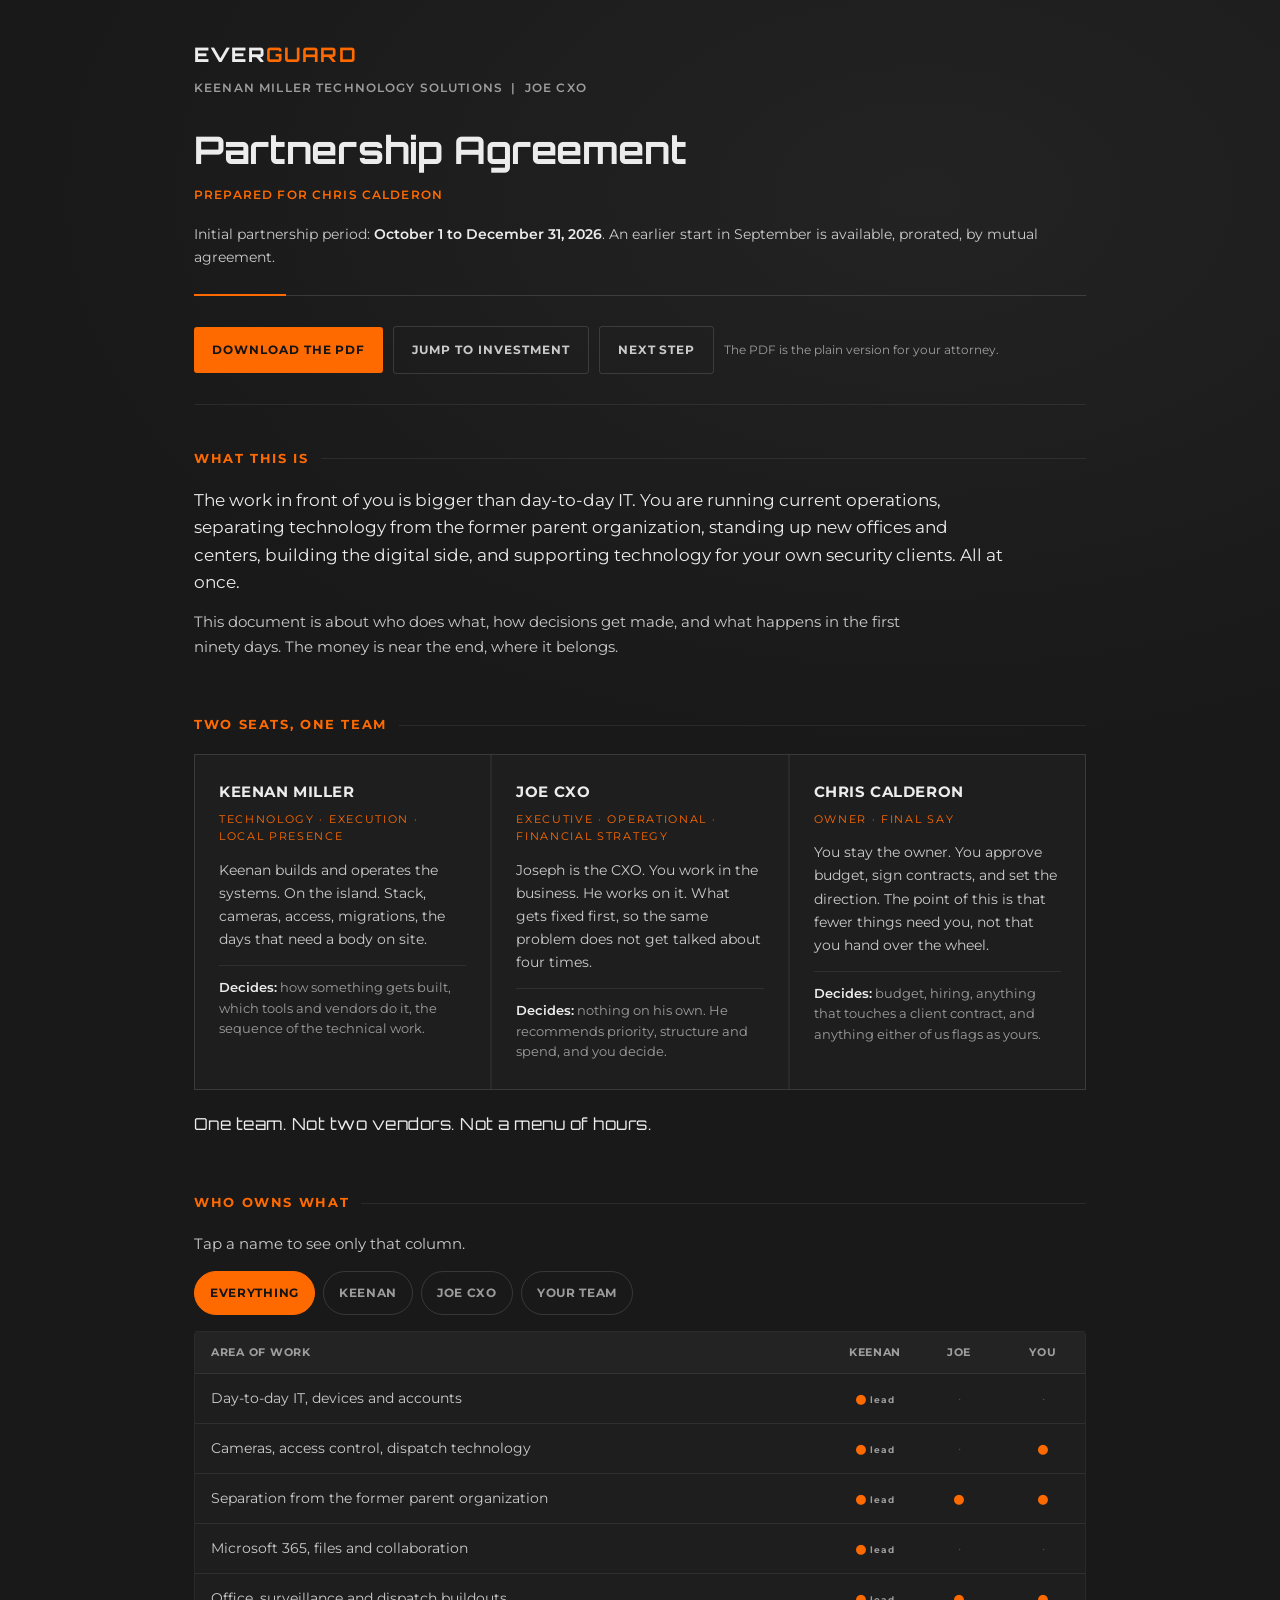
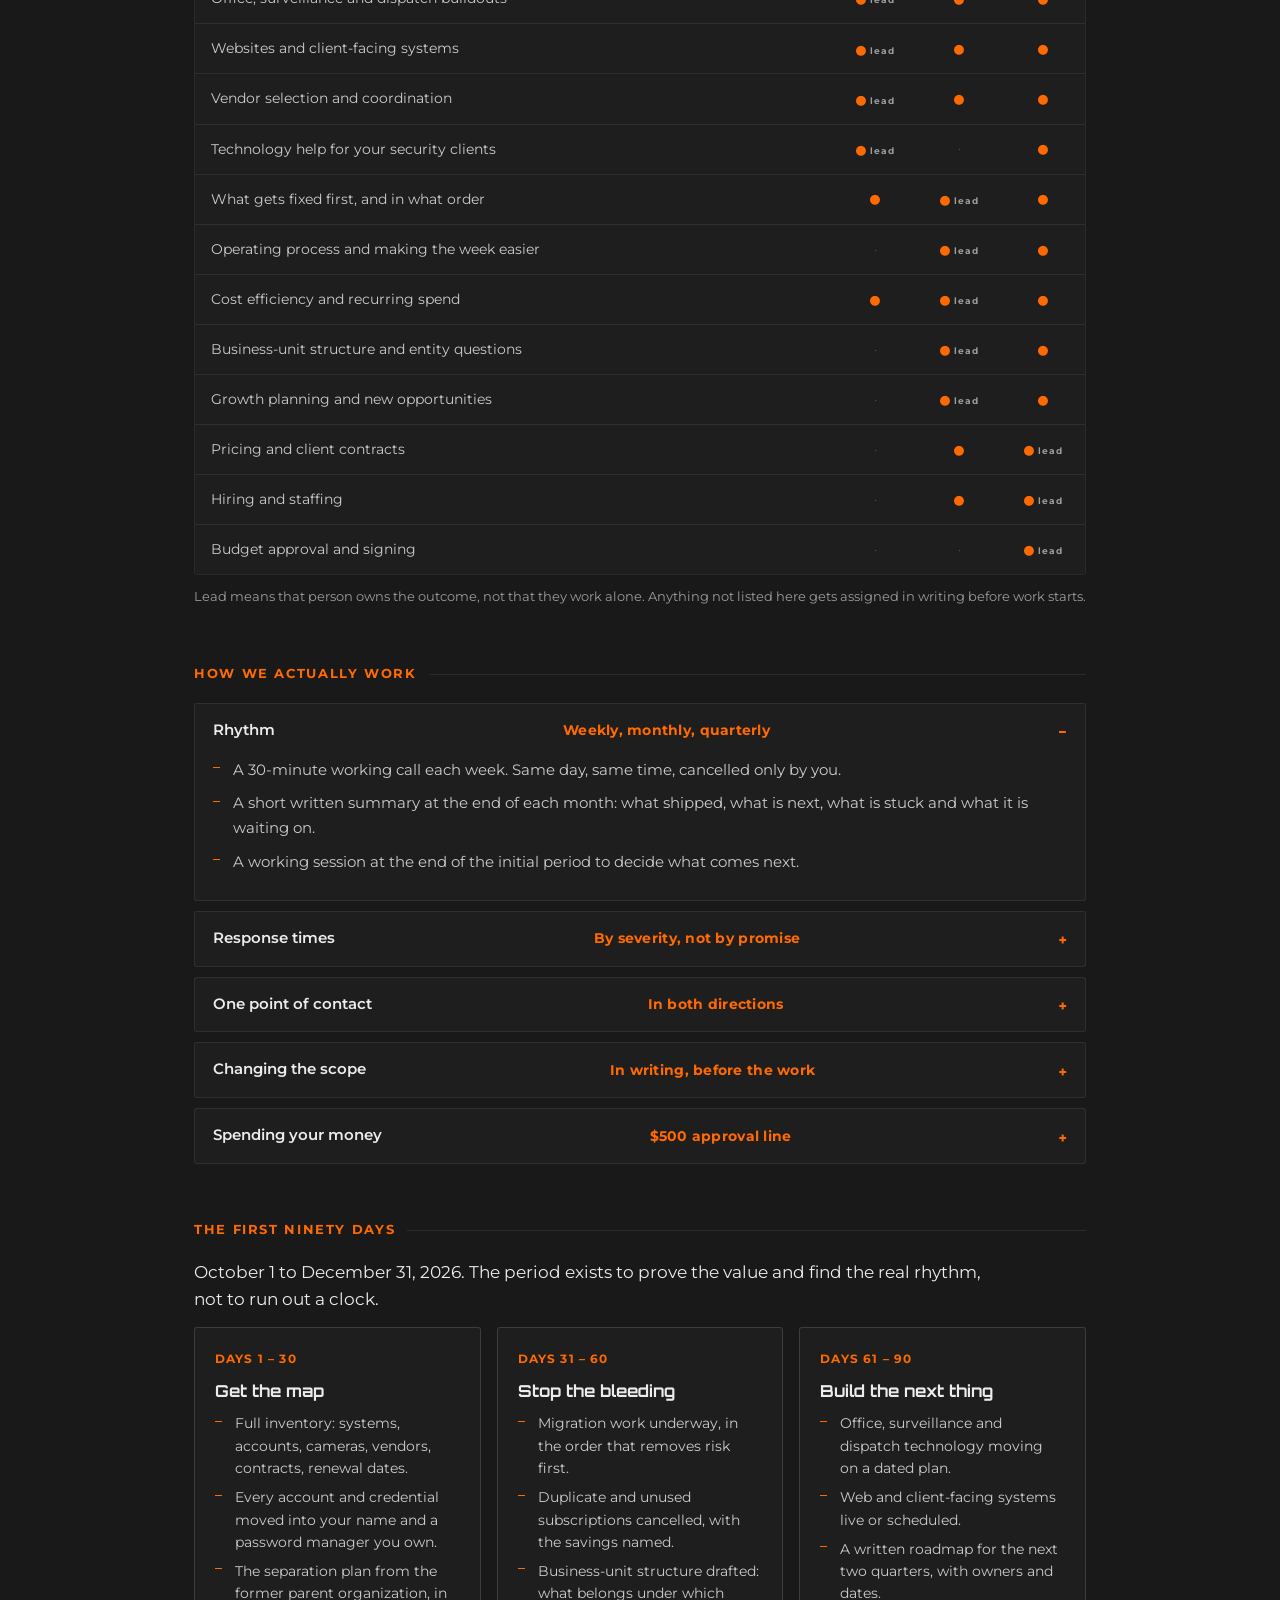
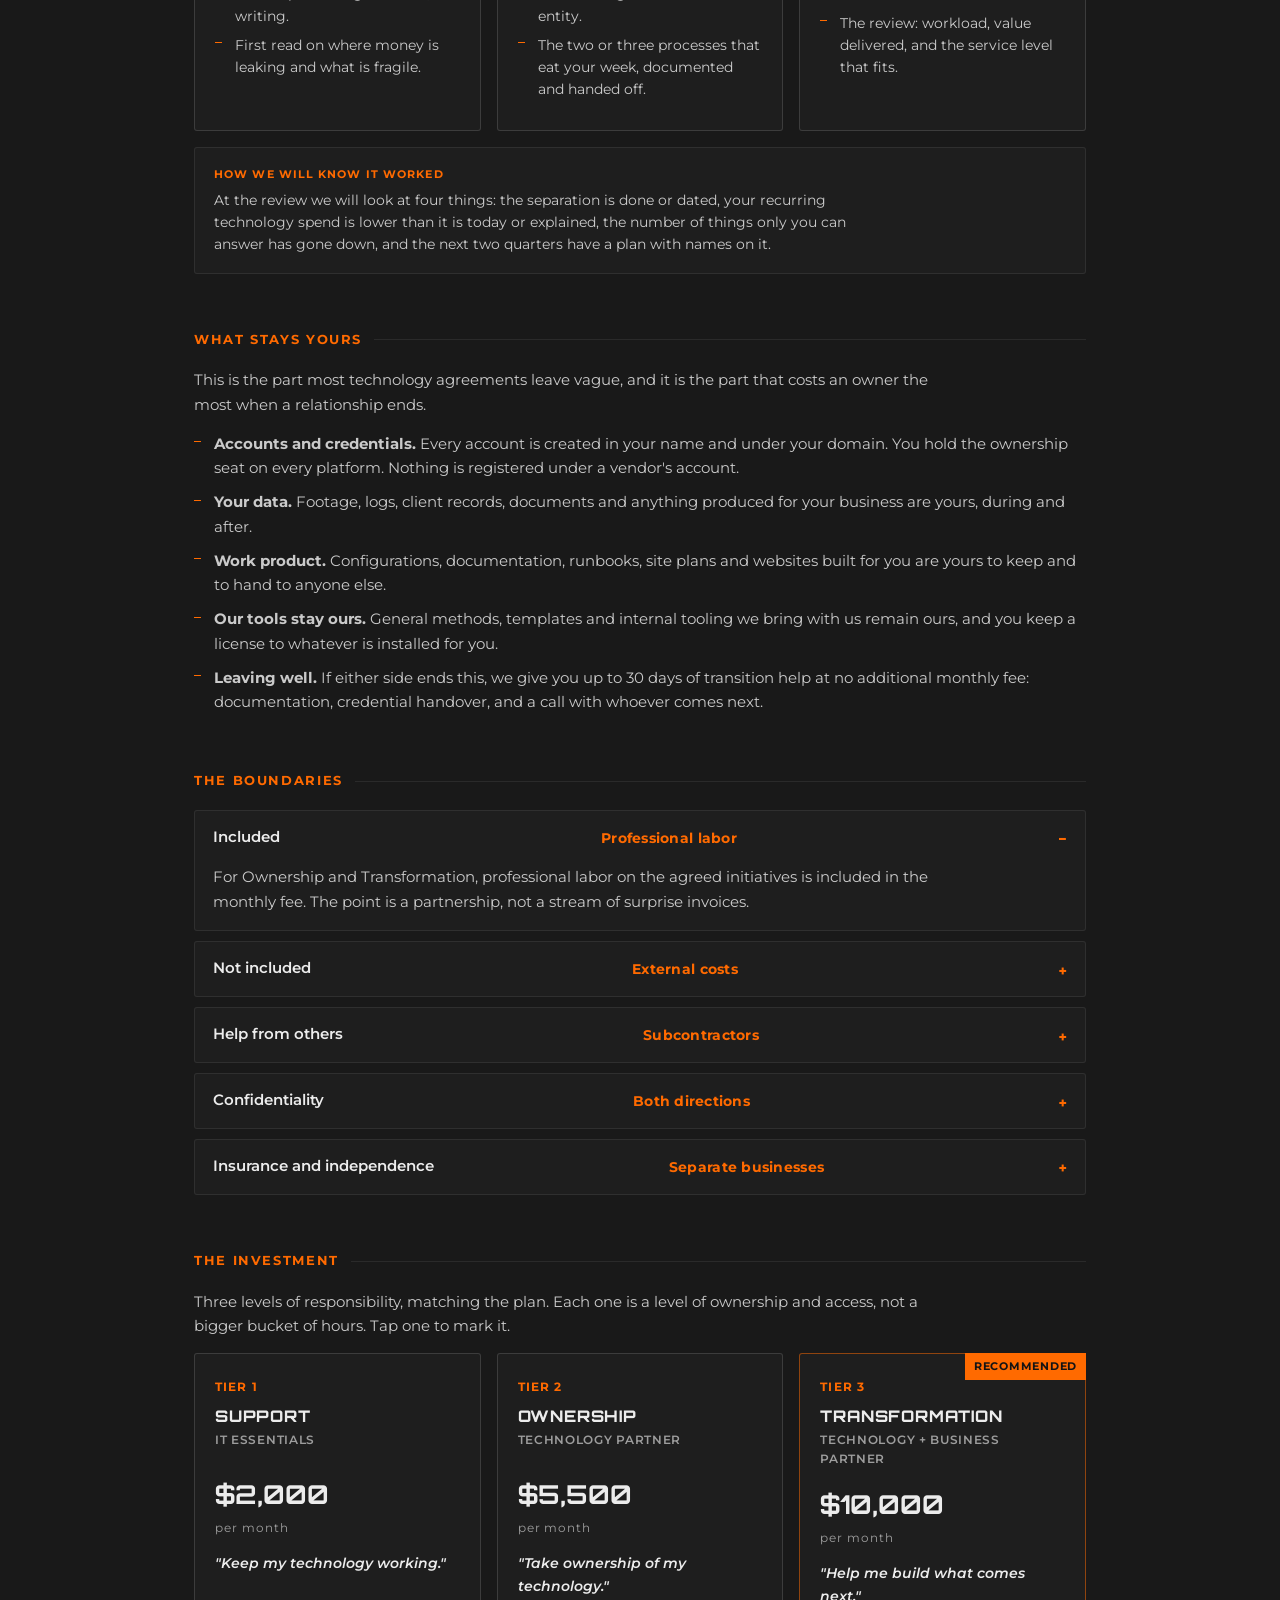
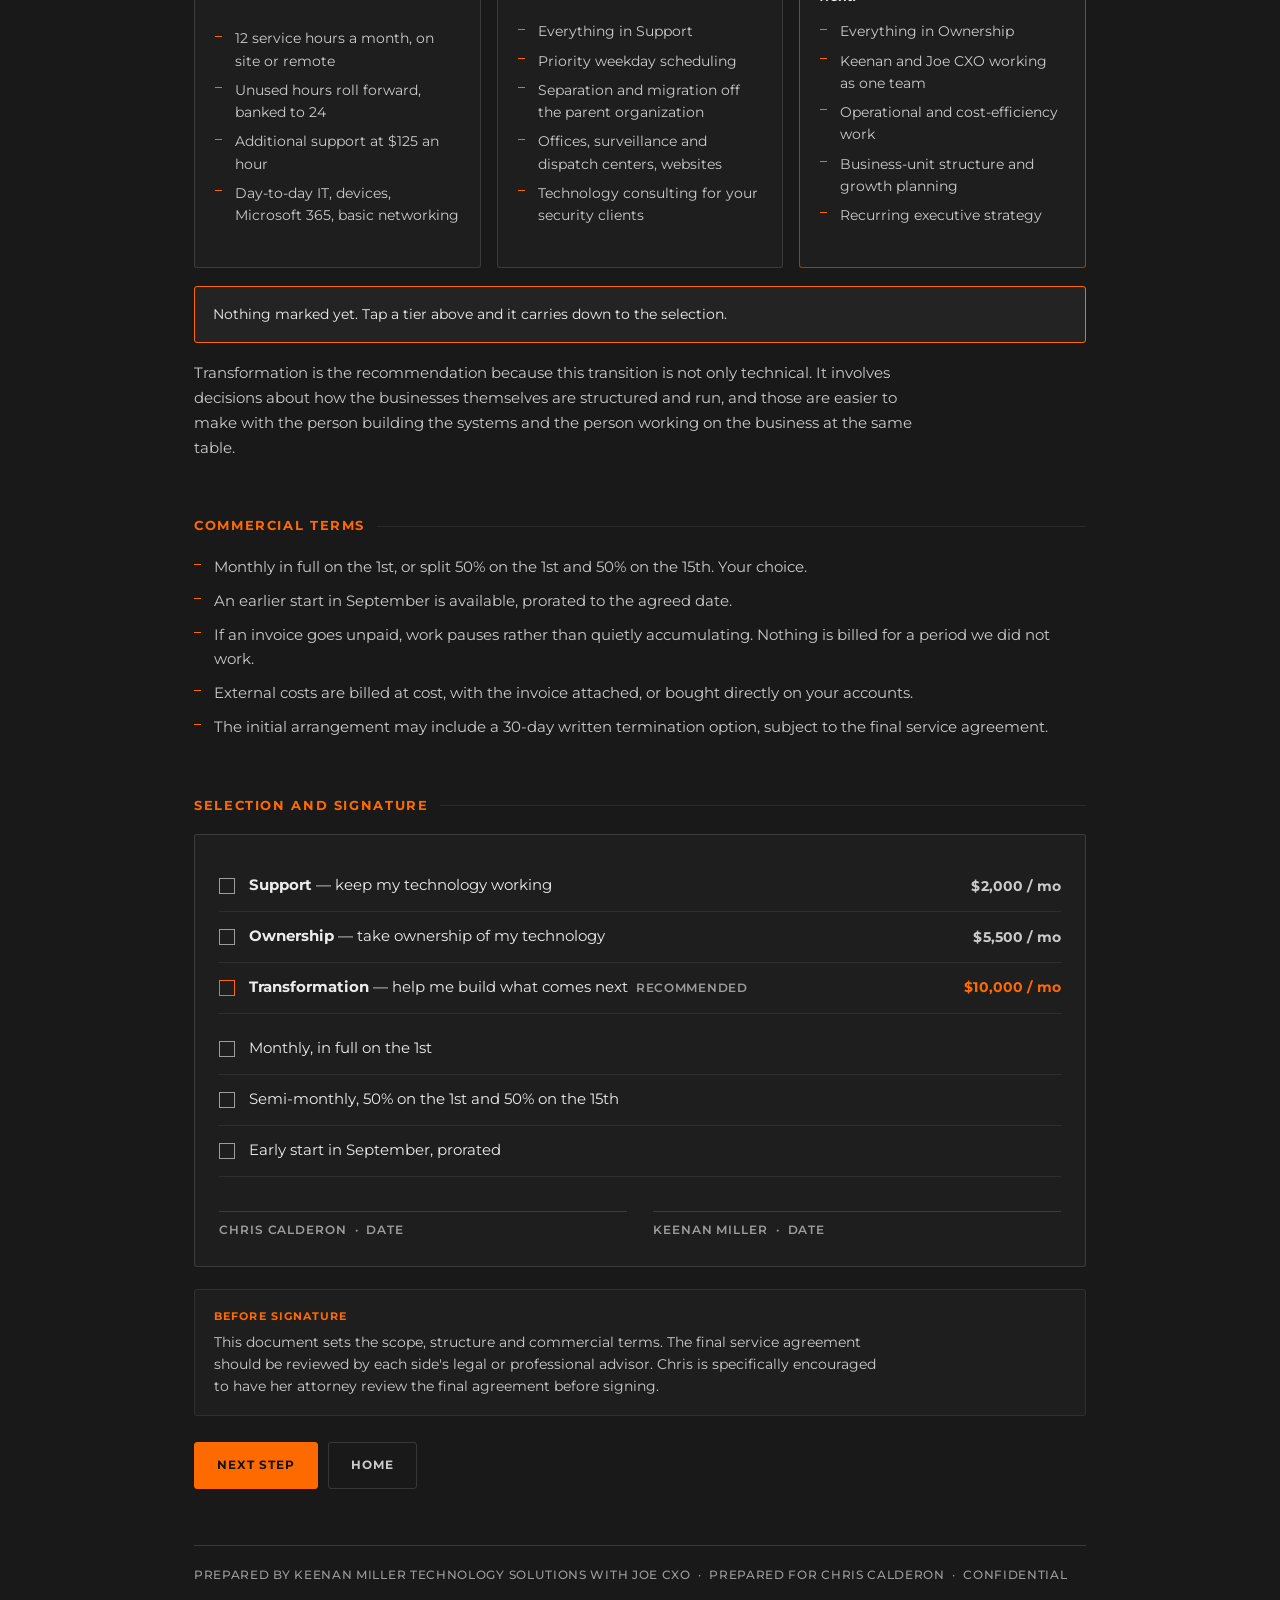
<file: web/agreement/index.html>
<!DOCTYPE html>
<html lang="en">
<head>
<meta charset="utf-8">
<meta name="viewport" content="width=device-width, initial-scale=1">
<meta name="robots" content="noindex, nofollow, noarchive">
<title>EverGuard | Partnership Agreement</title>
<link href="https://fonts.googleapis.com/css2?family=Orbitron:wght@500;600;700;800;900&family=Montserrat:wght@400;500;600;700;800&display=swap" rel="stylesheet">
<style>
  :root{
    --bg:#191919; --paper:#1e1e1e; --paper2:#232323; --ink:#ececec; --mut:rgba(236,236,236,.62);
    --mut2:rgba(236,236,236,.84); --org:#ff6a00; --org-deep:#cc4e00;
    --div:rgba(236,236,236,.14); --line:rgba(236,236,236,.08);
  }
  *{box-sizing:border-box}
  html,body{margin:0;padding:0;max-width:100%;overflow-x:hidden;scroll-behavior:smooth}
  body{background:radial-gradient(1500px 950px at 72% 3%,#232323 0%,#191919 58%);
    color:var(--ink);font-family:"Montserrat",system-ui,-apple-system,sans-serif;
    font-size:15px;line-height:1.65;-webkit-font-smoothing:antialiased}
  .wrap{max-width:940px;margin:0 auto;padding:0 24px 90px}
  h1,h2,h3,.mark,.tier-name,.price,.num,.who,.step-n,.pill,.dl{font-family:"Orbitron",sans-serif}

  header{border-bottom:1px solid var(--div);padding:38px 0 26px;margin-bottom:14px;position:relative}
  header:after{content:"";position:absolute;left:0;bottom:-1px;width:92px;height:2px;background:var(--org)}
  .mark{font-weight:800;letter-spacing:.06em;font-size:20px}
  .mark b{color:var(--org)}
  .firms{margin-top:8px;font-size:11px;letter-spacing:.17em;text-transform:uppercase;color:var(--mut)}
  h1{font-size:clamp(25px,3.6vw,38px);font-weight:700;line-height:1.15;margin:30px 0 14px}
  .forwho{font-size:13px;letter-spacing:.14em;text-transform:uppercase;color:var(--org)}
  .period{margin-top:18px;font-size:14px;color:var(--mut2)}
  .period b{color:var(--ink);font-weight:600}

  /* toolbar */
  .bar{display:flex;flex-wrap:wrap;gap:10px;align-items:center;padding:16px 0 30px;
    border-bottom:1px solid var(--line);margin-bottom:44px}
  .dl{display:inline-flex;align-items:center;gap:9px;background:var(--org);color:#141414;
    text-decoration:none;padding:13px 18px;border-radius:3px;font-weight:800;font-size:11.5px;
    letter-spacing:.13em;text-transform:uppercase;min-height:46px}
  .dl:hover{background:#ff8a33}
  .dl.ghost{background:transparent;color:var(--mut2);border:1px solid var(--div)}
  .dl.ghost:hover{border-color:var(--org);color:var(--ink)}

  section{margin:0 0 56px;scroll-margin-top:20px}
  h2{font-size:12px;letter-spacing:.2em;text-transform:uppercase;color:var(--org);
    font-weight:700;margin:0 0 18px;display:flex;align-items:center;gap:12px}
  h2:after{content:"";flex:1;height:1px;background:var(--line)}
  h3{font-size:16.5px;font-weight:700;margin:0 0 8px}
  p{margin:0 0 14px;color:var(--mut2);max-width:74ch}
  .lead{font-size:17px;line-height:1.6;color:var(--ink)}
  ul{margin:0 0 14px;padding:0;list-style:none}
  li{position:relative;padding-left:20px;margin-bottom:9px;color:var(--mut2)}
  li:before{content:"";position:absolute;left:0;top:.62em;width:7px;height:1px;background:var(--org)}

  .seats{display:grid;gap:2px;grid-template-columns:repeat(auto-fit,minmax(270px,1fr));
    background:var(--line);border:1px solid var(--line)}
  .seat{background:var(--paper);padding:26px 24px}
  .who{font-weight:800;font-size:14px;letter-spacing:.08em}
  .role{font-size:10.5px;letter-spacing:.16em;text-transform:uppercase;color:var(--org);margin:6px 0 13px}
  .seat p{margin:0 0 12px;font-size:14px}
  .seat p:last-child{margin:0}
  .decides{font-size:12.5px;color:var(--mut);border-top:1px solid var(--line);padding-top:12px;margin-top:14px}
  .decides b{color:var(--ink);font-weight:600}
  .oneteam{margin-top:20px;font-family:"Orbitron",sans-serif;font-size:16.5px;letter-spacing:.03em}

  /* responsibility matrix */
  .filters{display:flex;flex-wrap:wrap;gap:8px;margin-bottom:16px}
  .pill{background:transparent;border:1px solid var(--div);color:var(--mut);border-radius:99px;
    padding:7px 15px;font-size:10.5px;letter-spacing:.13em;text-transform:uppercase;font-weight:700;
    cursor:pointer;min-height:44px}
  .pill:hover{color:var(--ink);border-color:var(--mut)}
  .pill[aria-pressed="true"]{background:var(--org);border-color:var(--org);color:#141414}
  .matrix{border:1px solid var(--line);border-radius:3px;overflow:hidden}
  .mrow{display:grid;grid-template-columns:1fr 84px 84px 84px;gap:0;border-bottom:1px solid var(--line);
    align-items:center;background:var(--paper)}
  .mrow:last-child{border-bottom:0}
  .mrow.head{background:var(--paper2);position:sticky;top:0}
  .mrow.head div{font-family:"Orbitron",sans-serif;font-size:9.5px;letter-spacing:.13em;
    text-transform:uppercase;color:var(--mut);padding:12px 10px;text-align:center}
  .mrow.head div:first-child{text-align:left;padding-left:16px}
  .mrow .task{padding:13px 16px;font-size:14px;color:var(--mut2)}
  .mrow .c{text-align:center;font-size:13px;padding:13px 6px;color:rgba(236,236,236,.25)}
  .mrow .c.on{color:var(--org);font-weight:700}
  .mrow .c.lead:after{content:" lead";font-size:8.5px;letter-spacing:.1em;color:var(--mut)}
  .mrow.dim{opacity:.28}
  .mnote{font-size:12.5px;color:var(--mut);margin-top:12px}
  @media (max-width:620px){
    .mrow{grid-template-columns:1fr 54px 54px 54px}
    .mrow .task{font-size:13px;padding:11px 10px}
    /* On a narrow screen the inline "lead" tag widens one column and throws the
       three markers out of line. Stack it under the dot instead. */
    .mrow .c.lead:after{content:"LEAD";display:block;font-size:7.5px;letter-spacing:.08em;
      margin-top:3px;color:var(--mut)}
    .mrow .c{line-height:1}
  }

  /* 90 day steps */
  .steps{display:grid;gap:16px;grid-template-columns:repeat(auto-fit,minmax(230px,1fr))}
  .step{background:var(--paper);border:1px solid var(--div);border-radius:3px;padding:22px 20px}
  .step-n{color:var(--org);font-size:11px;letter-spacing:.2em;font-weight:700}
  .step h3{font-size:16.5px;margin:8px 0 8px}
  .step ul{margin:0}
  .step li{font-size:13.5px;margin-bottom:7px}

  /* tiers, lower on the page now */
  .tiers{display:grid;gap:16px;grid-template-columns:repeat(auto-fit,minmax(250px,1fr));margin-bottom:18px}
  .tier{background:var(--paper);border:1px solid var(--div);border-radius:3px;padding:24px 20px 20px;
    position:relative;display:flex;flex-direction:column;cursor:pointer;transition:border-color .18s ease}
  .tier:hover{border-color:var(--mut)}
  .tier[aria-pressed="true"]{border-color:var(--org)}
  .tier.rec{border-color:rgba(255,106,0,.5)}
  .flag{position:absolute;top:-1px;right:-1px;background:var(--org);color:#141414;
    font-family:"Montserrat",system-ui,sans-serif;font-weight:700;font-size:10.5px;
    letter-spacing:.07em;padding:5px 9px}
  .num{font-size:11px;letter-spacing:.2em;color:var(--org);font-weight:600}
  .tier-name{font-size:16px;font-weight:800;letter-spacing:.05em;margin:6px 0 2px;text-transform:uppercase}
  .alt{font-size:11px;letter-spacing:.1em;text-transform:uppercase;color:var(--mut)}
  .tier .alt{min-height:2.4em}
  .price{font-size:26px;font-weight:700;margin:14px 0 2px}
  .per{font-size:12px;color:var(--mut);letter-spacing:.08em}
  .says{margin:14px 0 12px;font-size:14px;color:var(--ink);font-weight:600;font-style:italic}
  .tier ul{margin-top:auto}
  .tier li{font-size:13.5px;margin-bottom:7px}
  .chosen{background:var(--paper2);border:1px solid var(--org);border-radius:3px;padding:16px 18px;
    font-size:14px;color:var(--ink);margin-top:4px}
  .chosen b{font-family:"Orbitron",sans-serif;letter-spacing:.04em}

  details{border:1px solid var(--line);border-radius:3px;background:var(--paper);margin-bottom:10px}
  summary{cursor:pointer;padding:15px 18px;font-weight:600;font-size:14.5px;list-style:none;
    display:flex;align-items:center;justify-content:space-between;gap:12px}
  summary::-webkit-details-marker{display:none}
  summary:after{content:"+";font-family:"Orbitron",sans-serif;color:var(--org);font-size:17px;line-height:1}
  details[open] summary:after{content:"\2212"}
  details .body{padding:0 18px 16px}
  details .body p:last-child,details .body ul:last-child{margin-bottom:0}
  .head-amt{color:var(--org);font-family:"Orbitron",sans-serif;font-size:13px;white-space:nowrap}

  .note{background:var(--paper);border:1px solid var(--line);border-radius:3px;padding:17px 19px;margin:16px 0 0}
  .note p{margin:0;font-size:13.5px}
  .note .label{font-family:"Orbitron",sans-serif;font-size:10px;letter-spacing:.16em;
    text-transform:uppercase;color:var(--org);margin-bottom:6px}

  .select{background:var(--paper);border:1px solid var(--div);border-radius:3px;padding:26px 24px}
  .row{display:flex;align-items:center;gap:14px;padding:13px 0;border-bottom:1px solid var(--line);min-height:46px;cursor:pointer}
  .row:last-of-type{border-bottom:0}
  .box{width:16px;height:16px;border:1.5px solid var(--mut);flex:0 0 auto}
  .row .what{flex:1;font-size:14.5px}
  .row .amt{font-family:"Orbitron",sans-serif;font-size:14px;color:var(--mut2);white-space:nowrap}
  .row.rec .box{border-color:var(--org)} .row.rec .amt{color:var(--org)}
  .sign{display:grid;gap:26px;grid-template-columns:repeat(auto-fit,minmax(240px,1fr));margin-top:34px}
  .sigline{border-top:1px solid var(--div);padding-top:9px;font-size:11px;letter-spacing:.14em;
    text-transform:uppercase;color:var(--mut)}
/* Same exit pattern as the plan. */
  .exit{display:flex;flex-wrap:wrap;gap:10px;margin:26px 0 0}
  .exit a{display:inline-flex;align-items:center;justify-content:center;min-height:46px;
    padding:13px 22px;border-radius:3px;text-decoration:none;border:1px solid;
    font-family:"Orbitron",sans-serif;font-size:11px;letter-spacing:.16em;text-transform:uppercase}
  .exit a.go{background:var(--org);border-color:var(--org);color:#141414;font-weight:700}
  .exit a.go:hover{background:#ff8a33}
  .exit a.home{background:transparent;border-color:var(--div);color:var(--mut2)}
  .exit a.home:hover{border-color:var(--org);color:var(--org)}
  footer{border-top:1px solid var(--div);margin-top:56px;padding-top:20px;
    font-size:11px;letter-spacing:.1em;text-transform:uppercase;color:var(--mut)}
  .back{display:inline-flex;align-items:center;min-height:44px;margin:20px 0 0;color:var(--org);
    text-decoration:none;font-size:12px;letter-spacing:.14em;text-transform:uppercase}

/* READABILITY PASS. Her deck sets Orbitron at 16px and up and never smaller;
   it is a display face, and at 9 to 12px with wide tracking it stops being
   legible and starts being work to read. Orbitron keeps the wordmark, the
   headline, the tier names and the prices. Everything small is Montserrat,
   slightly larger and less tracked. */
  h2,.num,.step-n,.pill,.dl,.who,.alt,.rid,.mrow.head div,.note .label,
  .row .amt,.sigline,.exit a,.firms,.forwho,footer,.head-amt,.mnote{
    font-family:"Montserrat",system-ui,-apple-system,sans-serif}
  h2{font-size:12.5px;letter-spacing:.13em;font-weight:700}
  .num,.step-n{font-size:11.5px;letter-spacing:.1em;font-weight:700}
  .pill{font-size:11.5px;letter-spacing:.06em;font-weight:700}
  .dl{font-size:12px;letter-spacing:.08em;font-weight:700}
  .who{font-size:14.5px;letter-spacing:.04em;font-weight:700}
  .alt{font-size:11.5px;letter-spacing:.06em;font-weight:600}
  .rid{font-size:11px;letter-spacing:.07em;font-weight:600}
  .mrow.head div{font-size:10.5px;letter-spacing:.07em;font-weight:700}
  .note .label{font-size:11px;letter-spacing:.1em;font-weight:700}
  .row .amt{font-size:14px;letter-spacing:.01em;font-weight:700}
  .sigline{font-size:11.5px;letter-spacing:.08em;font-weight:600}
  .exit a{font-size:11.5px;letter-spacing:.09em;font-weight:700}
  .firms,.forwho{font-size:11.5px;letter-spacing:.1em;font-weight:600}
  .head-amt{font-size:13.5px;letter-spacing:.02em;font-weight:700}
  footer{font-size:11.5px;letter-spacing:.06em;font-weight:500}
  @media (prefers-reduced-motion:reduce){html{scroll-behavior:auto} *{transition:none !important}}
</style>
</head>
<body>
<div class="wrap">

<header>
  <div class="mark">EVER<b>GUARD</b></div>
  <div class="firms">Keenan Miller Technology Solutions &nbsp;|&nbsp; Joe CXO</div>
  <h1>Partnership Agreement</h1>
  <div class="forwho">Prepared for Chris Calderon</div>
  <div class="period">Initial partnership period: <b>October 1 to December 31, 2026</b>.
  An earlier start in September is available, prorated, by mutual agreement.</div>
</header>

<div class="bar">
  <a class="dl" href="EverGuard-Partnership-Agreement.pdf" download>Download the PDF</a>
  <a class="dl ghost" href="#investment">Jump to investment</a>
  <a class="dl ghost" href="../#next">Next step</a>
  <span style="font-size:12px;color:var(--mut)">The PDF is the plain version for your attorney.</span>
</div>

<section>
  <h2>What this is</h2>
  <p class="lead">The work in front of you is bigger than day-to-day IT. You are
  running current operations, separating technology from the former parent
  organization, standing up new offices and centers, building the digital side,
  and supporting technology for your own security clients. All at once.</p>
  <p>This document is about who does what, how decisions get made, and what
  happens in the first ninety days. The money is near the end, where it belongs.</p>
</section>

<section>
  <h2>Two seats, one team</h2>
  <div class="seats">
    <div class="seat">
      <div class="who">KEENAN MILLER</div>
      <div class="role">Technology &middot; Execution &middot; Local presence</div>
      <p>Keenan builds and operates the systems. On the island. Stack, cameras,
      access, migrations, the days that need a body on site.</p>
      <div class="decides"><b>Decides:</b> how something gets built, which tools
      and vendors do it, the sequence of the technical work.</div>
    </div>
    <div class="seat">
      <div class="who">JOE CXO</div>
      <div class="role">Executive &middot; Operational &middot; Financial strategy</div>
      <p>Joseph is the CXO. You work in the business. He works on it. What gets
      fixed first, so the same problem does not get talked about four times.</p>
      <div class="decides"><b>Decides:</b> nothing on his own. He recommends
      priority, structure and spend, and you decide.</div>
    </div>
    <div class="seat">
      <div class="who">CHRIS CALDERON</div>
      <div class="role">Owner &middot; Final say</div>
      <p>You stay the owner. You approve budget, sign contracts, and set the
      direction. The point of this is that fewer things need you, not that you
      hand over the wheel.</p>
      <div class="decides"><b>Decides:</b> budget, hiring, anything that touches
      a client contract, and anything either of us flags as yours.</div>
    </div>
  </div>
  <div class="oneteam">One team. Not two vendors. Not a menu of hours.</div>
</section>

<section>
  <h2>Who owns what</h2>
  <p>Tap a name to see only that column.</p>
  <div class="filters">
    <button class="pill" aria-pressed="true" data-f="all">Everything</button>
    <button class="pill" aria-pressed="false" data-f="k">Keenan</button>
    <button class="pill" aria-pressed="false" data-f="j">Joe CXO</button>
    <button class="pill" aria-pressed="false" data-f="c">Your team</button>
  </div>
  <div class="matrix" id="matrix">
    <div class="mrow head"><div>Area of work</div><div>Keenan</div><div>Joe</div><div>You</div></div>
  </div>
  <div class="mnote">Lead means that person owns the outcome, not that they work
  alone. Anything not listed here gets assigned in writing before work starts.</div>
</section>

<section>
  <h2>How we actually work</h2>

  <details open>
    <summary>Rhythm <span class="head-amt">Weekly, monthly, quarterly</span></summary>
    <div class="body">
      <ul>
        <li>A 30-minute working call each week. Same day, same time, cancelled only by you.</li>
        <li>A short written summary at the end of each month: what shipped, what is next, what is stuck and what it is waiting on.</li>
        <li>A working session at the end of the initial period to decide what comes next.</li>
      </ul>
    </div>
  </details>

  <details>
    <summary>Response times <span class="head-amt">By severity, not by promise</span></summary>
    <div class="body">
      <ul>
        <li><b>Down.</b> Cameras, dispatch, access control or the phones are out: same business day, and a call back within two hours.</li>
        <li><b>Degraded.</b> Something works but badly, or one person is blocked: next business day.</li>
        <li><b>Everything else.</b> Requests, changes, new work: acknowledged within one business day and scheduled.</li>
        <li>Standard hours are Monday to Friday, with Saturday by agreement. Wednesday after 6:00 PM and Sundays are generally unavailable unless separately agreed.</li>
      </ul>
    </div>
  </details>

  <details>
    <summary>One point of contact <span class="head-amt">In both directions</span></summary>
    <div class="body">
      <p>You name one person on your side who can approve work, and we name
      Keenan on ours. Requests that arrive any other way get logged and brought
      back to that person rather than quietly done. This is the single biggest
      reason technology spend gets away from an owner.</p>
    </div>
  </details>

  <details>
    <summary>Changing the scope <span class="head-amt">In writing, before the work</span></summary>
    <div class="body">
      <p>If something significant comes up that was not expected at the start and
      would substantially change the time, resources or responsibility involved,
      we stop and review it together first. Any change to scope or price is
      agreed in writing before work begins. No additional professional-service
      charges are incurred without prior discussion and approval.</p>
    </div>
  </details>

  <details>
    <summary>Spending your money <span class="head-amt">$500 approval line</span></summary>
    <div class="body">
      <ul>
        <li>Hardware, licenses, subscriptions and third-party services are yours, bought in your name, on your accounts.</li>
        <li>Anything over $500, or any new recurring subscription of any size, needs your approval first.</li>
        <li>We do not mark up equipment or vendor invoices. If a vendor pays a referral or partner fee on something we recommend, you are told before you buy it.</li>
      </ul>
    </div>
  </details>
</section>

<section>
  <h2>The first ninety days</h2>
  <p class="lead">October 1 to December 31, 2026. The period exists to prove the
  value and find the real rhythm, not to run out a clock.</p>
  <div class="steps">
    <div class="step">
      <div class="step-n">DAYS 1 &ndash; 30</div>
      <h3>Get the map</h3>
      <ul>
        <li>Full inventory: systems, accounts, cameras, vendors, contracts, renewal dates.</li>
        <li>Every account and credential moved into your name and a password manager you own.</li>
        <li>The separation plan from the former parent organization, in writing.</li>
        <li>First read on where money is leaking and what is fragile.</li>
      </ul>
    </div>
    <div class="step">
      <div class="step-n">DAYS 31 &ndash; 60</div>
      <h3>Stop the bleeding</h3>
      <ul>
        <li>Migration work underway, in the order that removes risk first.</li>
        <li>Duplicate and unused subscriptions cancelled, with the savings named.</li>
        <li>Business-unit structure drafted: what belongs under which entity.</li>
        <li>The two or three processes that eat your week, documented and handed off.</li>
      </ul>
    </div>
    <div class="step">
      <div class="step-n">DAYS 61 &ndash; 90</div>
      <h3>Build the next thing</h3>
      <ul>
        <li>Office, surveillance and dispatch technology moving on a dated plan.</li>
        <li>Web and client-facing systems live or scheduled.</li>
        <li>A written roadmap for the next two quarters, with owners and dates.</li>
        <li>The review: workload, value delivered, and the service level that fits.</li>
      </ul>
    </div>
  </div>
  <div class="note">
    <div class="label">How we will know it worked</div>
    <p>At the review we will look at four things: the separation is done or
    dated, your recurring technology spend is lower than it is today or
    explained, the number of things only you can answer has gone down, and the
    next two quarters have a plan with names on it.</p>
  </div>
</section>

<section>
  <h2>What stays yours</h2>
  <p>This is the part most technology agreements leave vague, and it is the part
  that costs an owner the most when a relationship ends.</p>
  <ul>
    <li><b>Accounts and credentials.</b> Every account is created in your name and under your domain. You hold the ownership seat on every platform. Nothing is registered under a vendor's account.</li>
    <li><b>Your data.</b> Footage, logs, client records, documents and anything produced for your business are yours, during and after.</li>
    <li><b>Work product.</b> Configurations, documentation, runbooks, site plans and websites built for you are yours to keep and to hand to anyone else.</li>
    <li><b>Our tools stay ours.</b> General methods, templates and internal tooling we bring with us remain ours, and you keep a license to whatever is installed for you.</li>
    <li><b>Leaving well.</b> If either side ends this, we give you up to 30 days of transition help at no additional monthly fee: documentation, credential handover, and a call with whoever comes next.</li>
  </ul>
</section>

<section>
  <h2>The boundaries</h2>
  <details open>
    <summary>Included <span class="head-amt">Professional labor</span></summary>
    <div class="body">
      <p>For Ownership and Transformation, professional labor on the agreed
      initiatives is included in the monthly fee. The point is a partnership,
      not a stream of surprise invoices.</p>
    </div>
  </details>
  <details>
    <summary>Not included <span class="head-amt">External costs</span></summary>
    <div class="body">
      <p>Unless stated otherwise, monthly fees exclude hardware, equipment,
      software licenses and subscriptions, hosting, domains, construction,
      cabling, third-party contractors and vendor charges, materials,
      significant travel, and other external project costs.</p>
    </div>
  </details>
  <details>
    <summary>Help from others <span class="head-amt">Subcontractors</span></summary>
    <div class="body">
      <p>We may bring in specialists for specific work. You are told who and
      why. Keenan remains responsible for the result and for anyone he brings
      in, and anyone who touches your systems is under the same confidentiality
      terms we are.</p>
    </div>
  </details>
  <details>
    <summary>Confidentiality <span class="head-amt">Both directions</span></summary>
    <div class="body">
      <p>What we learn about your business, your clients and your sites stays
      with us, during and after. The same applies to what you learn about how we
      work. Neither side uses the other's client list. Neither side hires the
      other's people during the engagement or for twelve months after, unless
      both agree in writing.</p>
    </div>
  </details>
  <details>
    <summary>Insurance and independence <span class="head-amt">Separate businesses</span></summary>
    <div class="body">
      <p>Keenan Miller Technology Solutions and Joe CXO are independent
      businesses, not employees, and each carries its own insurance. Neither
      firm holds an exclusive claim on your security clients or your other
      vendors.</p>
    </div>
  </details>
</section>

<section id="investment">
  <h2>The investment</h2>
  <p>Three levels of responsibility, matching the plan. Each one is a level of
  ownership and access, not a bigger bucket of hours. Tap one to mark it.</p>
  <div class="tiers">
    <div class="tier" role="button" tabindex="0" aria-pressed="false" data-tier="Support" data-amt="$2,000">
      <div class="num">TIER 1</div>
      <div class="tier-name">Support</div>
      <div class="alt">IT Essentials</div>
      <div class="price">$2,000</div>
      <div class="per">per month</div>
      <div class="says">"Keep my technology working."</div>
      <ul>
        <li>12 service hours a month, on site or remote</li>
        <li>Unused hours roll forward, banked to 24</li>
        <li>Additional support at $125 an hour</li>
        <li>Day-to-day IT, devices, Microsoft 365, basic networking</li>
      </ul>
    </div>
    <div class="tier" role="button" tabindex="0" aria-pressed="false" data-tier="Ownership" data-amt="$5,500">
      <div class="num">TIER 2</div>
      <div class="tier-name">Ownership</div>
      <div class="alt">Technology Partner</div>
      <div class="price">$5,500</div>
      <div class="per">per month</div>
      <div class="says">"Take ownership of my technology."</div>
      <ul>
        <li>Everything in Support</li>
        <li>Priority weekday scheduling</li>
        <li>Separation and migration off the parent organization</li>
        <li>Offices, surveillance and dispatch centers, websites</li>
        <li>Technology consulting for your security clients</li>
      </ul>
    </div>
    <div class="tier rec" role="button" tabindex="0" aria-pressed="false" data-tier="Transformation" data-amt="$10,000">
      <div class="flag">RECOMMENDED</div>
      <div class="num">TIER 3</div>
      <div class="tier-name">Transformation</div>
      <div class="alt">Technology + Business Partner</div>
      <div class="price">$10,000</div>
      <div class="per">per month</div>
      <div class="says">"Help me build what comes next."</div>
      <ul>
        <li>Everything in Ownership</li>
        <li>Keenan and Joe CXO working as one team</li>
        <li>Operational and cost-efficiency work</li>
        <li>Business-unit structure and growth planning</li>
        <li>Recurring executive strategy</li>
      </ul>
    </div>
  </div>
  <div class="chosen" id="chosen">Nothing marked yet. Tap a tier above and it carries down to the selection.</div>
  <p style="margin-top:18px">Transformation is the recommendation because this
  transition is not only technical. It involves decisions about how the
  businesses themselves are structured and run, and those are easier to make
  with the person building the systems and the person working on the business at
  the same table.</p>
</section>

<section>
  <h2>Commercial terms</h2>
  <ul>
    <li>Monthly in full on the 1st, or split 50% on the 1st and 50% on the 15th. Your choice.</li>
    <li>An earlier start in September is available, prorated to the agreed date.</li>
    <li>If an invoice goes unpaid, work pauses rather than quietly accumulating. Nothing is billed for a period we did not work.</li>
    <li>External costs are billed at cost, with the invoice attached, or bought directly on your accounts.</li>
    <li>The initial arrangement may include a 30-day written termination option, subject to the final service agreement.</li>
  </ul>
</section>

<section>
  <h2>Selection and signature</h2>
  <div class="select">
    <div class="row" data-sel="Support"><div class="box"></div><div class="what"><b>Support</b> &mdash; keep my technology working</div><div class="amt">$2,000 / mo</div></div>
    <div class="row" data-sel="Ownership"><div class="box"></div><div class="what"><b>Ownership</b> &mdash; take ownership of my technology</div><div class="amt">$5,500 / mo</div></div>
    <div class="row rec" data-sel="Transformation"><div class="box"></div><div class="what"><b>Transformation</b> &mdash; help me build what comes next &nbsp;<span class="alt">Recommended</span></div><div class="amt">$10,000 / mo</div></div>
    <div class="row" style="margin-top:10px"><div class="box"></div><div class="what">Monthly, in full on the 1st</div><div class="amt">&nbsp;</div></div>
    <div class="row"><div class="box"></div><div class="what">Semi-monthly, 50% on the 1st and 50% on the 15th</div><div class="amt">&nbsp;</div></div>
    <div class="row"><div class="box"></div><div class="what">Early start in September, prorated</div><div class="amt">&nbsp;</div></div>
    <div class="sign">
      <div><div class="sigline">Chris Calderon &nbsp;&middot;&nbsp; Date</div></div>
      <div><div class="sigline">Keenan Miller &nbsp;&middot;&nbsp; Date</div></div>
    </div>
  </div>

  <div class="note" style="margin-top:22px">
    <div class="label">Before signature</div>
    <p>This document sets the scope, structure and commercial terms. The final
    service agreement should be reviewed by each side's legal or professional
    advisor. Chris is specifically encouraged to have her attorney review the
    final agreement before signing.</p>
  </div>

  <div class="exit">
    <a class="go" href="../#next">Next step</a>
    <a class="home" href="../">Home</a>
  </div>
</section>

<footer>Prepared by Keenan Miller Technology Solutions with Joe CXO &nbsp;&middot;&nbsp; Prepared for Chris Calderon &nbsp;&middot;&nbsp; Confidential</footer>
</div>

<script>
/* Responsibility matrix. Kept as data so one edit changes the page and the PDF
   generator reads the same list. k = Keenan, j = Joe CXO, c = Chris's team.
   2 means that column leads. */
var WORK = [
  ["Day-to-day IT, devices and accounts",            2,0,0],
  ["Cameras, access control, dispatch technology",   2,0,1],
  ["Separation from the former parent organization", 2,1,1],
  ["Microsoft 365, files and collaboration",         2,0,0],
  ["Office, surveillance and dispatch buildouts",    2,1,1],
  ["Websites and client-facing systems",             2,1,1],
  ["Vendor selection and coordination",              2,1,1],
  ["Technology help for your security clients",      2,0,1],
  ["What gets fixed first, and in what order",       1,2,1],
  ["Operating process and making the week easier",   0,2,1],
  ["Cost efficiency and recurring spend",            1,2,1],
  ["Business-unit structure and entity questions",   0,2,1],
  ["Growth planning and new opportunities",          0,2,1],
  ["Pricing and client contracts",                   0,1,2],
  ["Hiring and staffing",                            0,1,2],
  ["Budget approval and signing",                    0,0,2]
];
(function(){
  var m = document.getElementById('matrix');
  var mark = function(v){ return v === 0 ? '&middot;' : (v === 2 ? '&#9679;' : '&#9679;'); };
  WORK.forEach(function(r){
    var row = document.createElement('div');
    row.className = 'mrow';
    row.dataset.k = r[1]; row.dataset.j = r[2]; row.dataset.c = r[3];
    row.innerHTML = '<div class="task">' + r[0] + '</div>' +
      [1,2,3].map(function(i){
        var v = r[i];
        return '<div class="c' + (v ? ' on' : '') + (v === 2 ? ' lead' : '') + '">' + mark(v) + '</div>';
      }).join('');
    m.appendChild(row);
  });

  var pills = document.querySelectorAll('.pill');
  pills.forEach(function(p){
    p.addEventListener('click', function(){
      pills.forEach(function(o){ o.setAttribute('aria-pressed', String(o === p)); });
      var f = p.dataset.f;
      document.querySelectorAll('.mrow:not(.head)').forEach(function(row){
        row.classList.toggle('dim', f !== 'all' && row.dataset[f] === '0');
      });
    });
  });

  /* Tier marking carries down to the signature block, so tapping a card on a
     phone is enough to say which one she wants. */
  var chosen = document.getElementById('chosen');
  function pick(name, amt){
    document.querySelectorAll('.tier').forEach(function(t){
      t.setAttribute('aria-pressed', String(t.dataset.tier === name));
    });
    document.querySelectorAll('.row[data-sel]').forEach(function(r){
      r.querySelector('.box').style.background = r.dataset.sel === name ? 'var(--org)' : 'transparent';
      r.querySelector('.box').style.borderColor = r.dataset.sel === name ? 'var(--org)' : '';
    });
    chosen.innerHTML = 'Marked: <b>' + name + '</b>, ' + amt +
      ' per month. It is carried down to the selection below. Nothing is committed by tapping.';
  }
  document.querySelectorAll('.tier').forEach(function(t){
    t.addEventListener('click', function(){ pick(t.dataset.tier, t.dataset.amt); });
    t.addEventListener('keydown', function(e){
      if (e.key === 'Enter' || e.key === ' ') { e.preventDefault(); pick(t.dataset.tier, t.dataset.amt); }
    });
  });
  document.querySelectorAll('.row[data-sel]').forEach(function(r){
    r.addEventListener('click', function(){
      var t = document.querySelector('.tier[data-tier="' + r.dataset.sel + '"]');
      pick(r.dataset.sel, t ? t.dataset.amt : '');
    });
  });
})();
</script>
</body>
</html>
</file>
